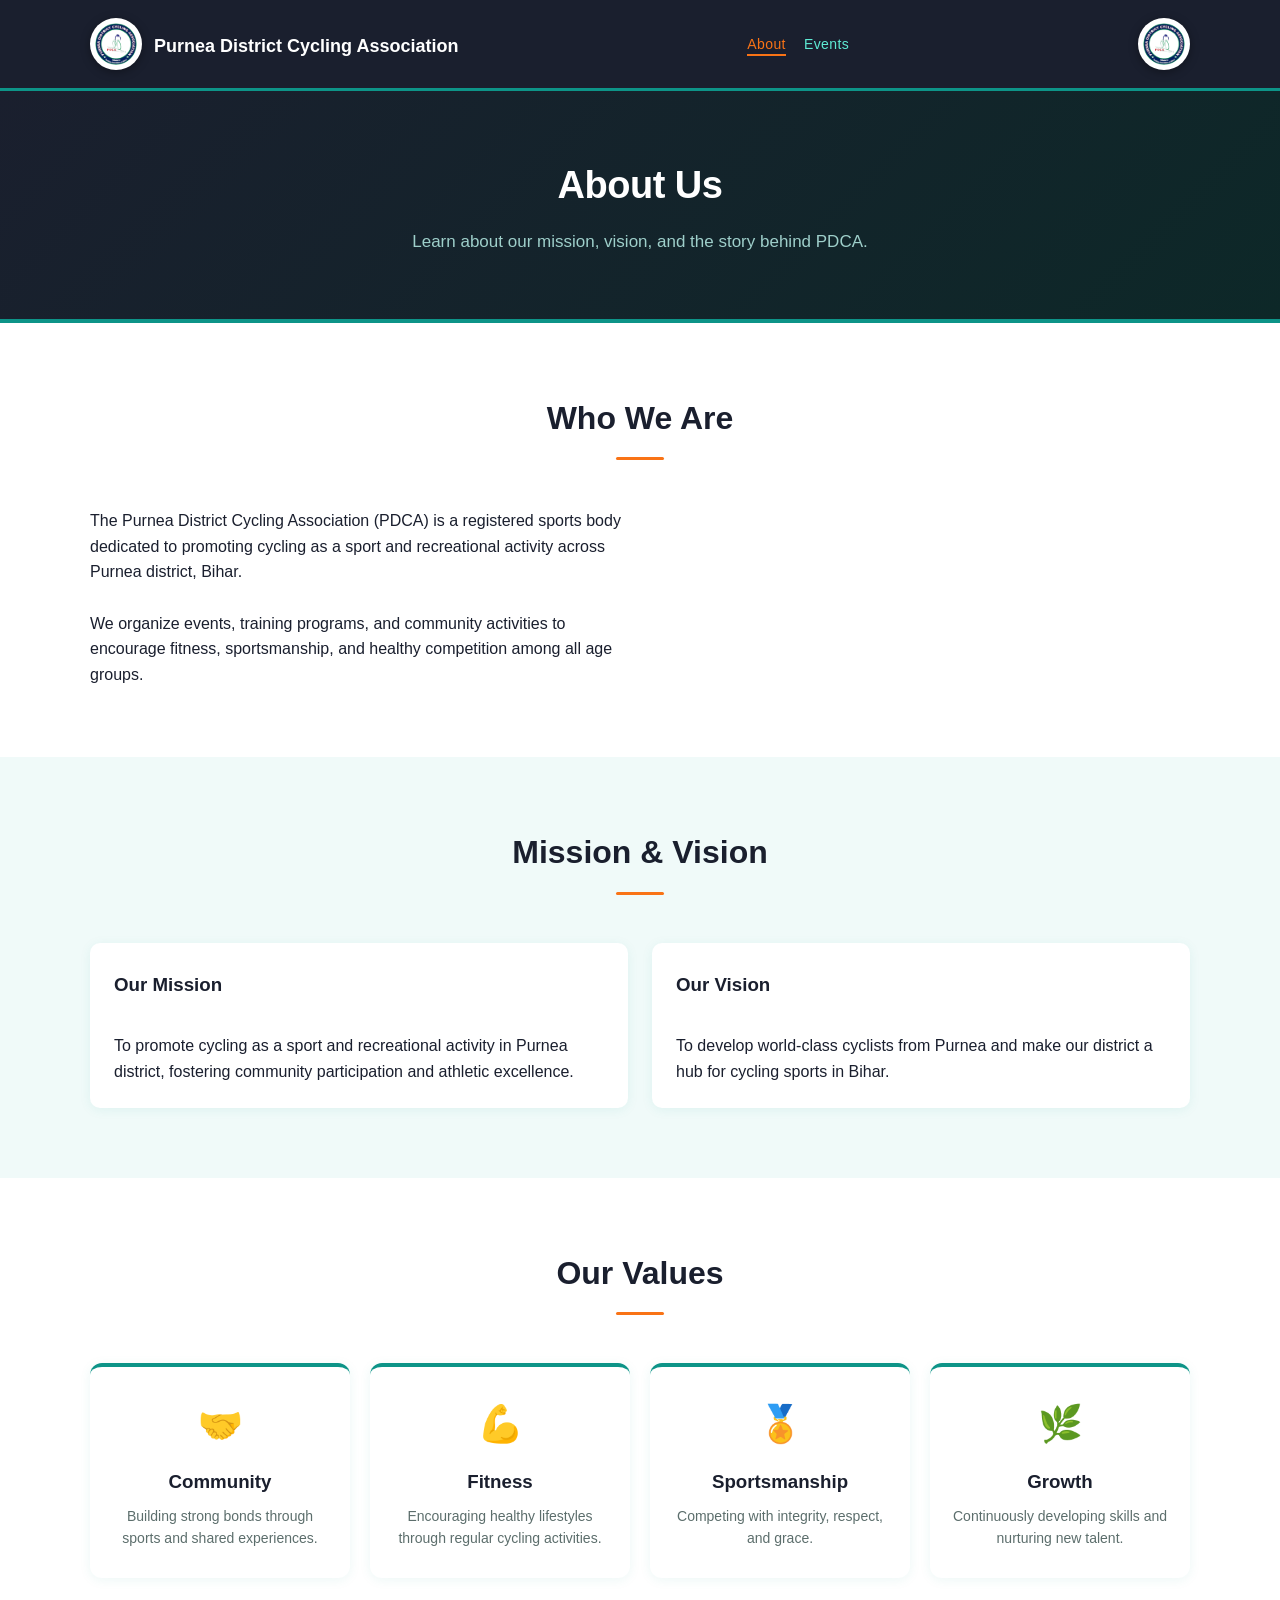
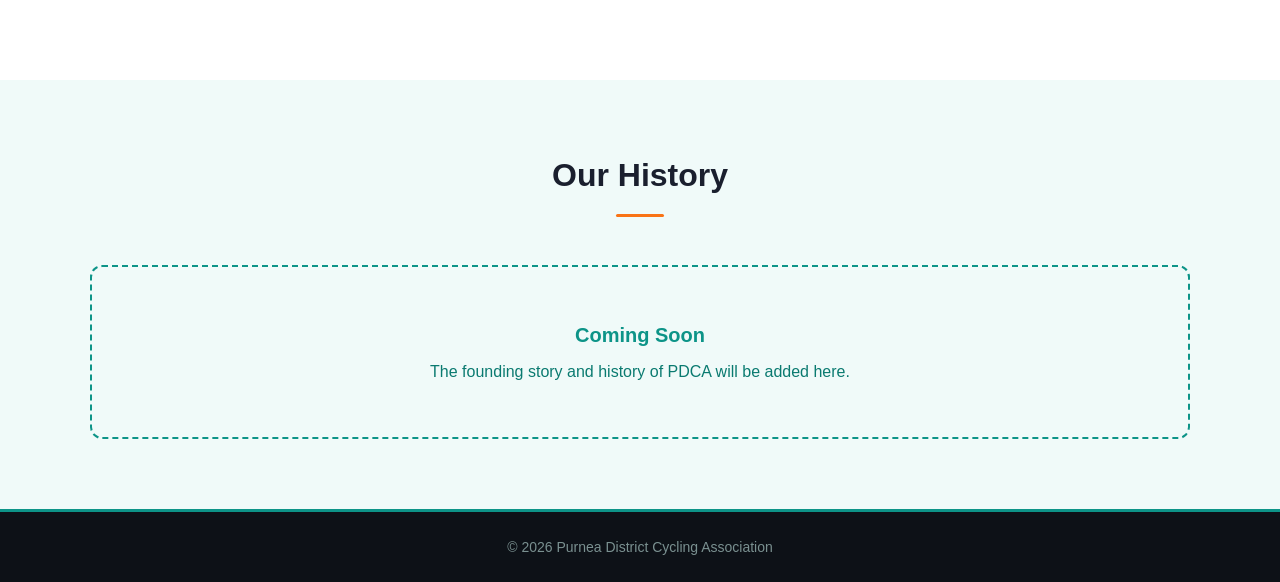
<file: about.html>
<!DOCTYPE html>
<html lang="en">

<head>
  <meta charset="UTF-8">
  <meta name="viewport" content="width=device-width, initial-scale=1.0">
  <title>About &mdash; Purnea District Cycling Association</title>
  <link rel="stylesheet" href="style.css">
</head>

<body>

  <header>
    <nav>
      <div class="nav-brand">
        <img src="images/icons/PDCA_LOGO.png" alt="PDCA" class="nav-logo">
        <h1><a href="index.html">Purnea District Cycling Association</a></h1>
      </div>
      <ul>
        <li><a href="about.html">About</a></li>
        <li><a href="events.html">Events</a></li>
        <li><a href="news.html">In the News</a></li>
        <li><a href="team.html">Team</a></li>
        <li><a href="achievements.html">Achievements</a></li>
      </ul>
      <img src="images/icons/PDCA_LOGO.png" alt="PDCA" class="nav-logo nav-logo-right">
    </nav>
  </header>

  <div class="page-hero">
    <h2>About Us</h2>
    <p>Learn about our mission, vision, and the story behind PDCA.</p>
  </div>

  <!-- WHO WE ARE -->
  <section>
    <div class="container">
      <h2 class="section-title">Who We Are</h2>
      <div class="about">
        <div>
          <p>The Purnea District Cycling Association (PDCA) is a registered sports body dedicated to promoting cycling as a sport and recreational activity across Purnea district, Bihar.</p>
          <br>
          <p>We organize events, training programs, and community activities to encourage fitness, sportsmanship, and healthy competition among all age groups.</p>
        </div>
      </div>
    </div>
  </section>

  <!-- MISSION & VISION -->
  <section class="section-alt">
    <div class="container">
      <h2 class="section-title">Mission &amp; Vision</h2>
      <div class="cards">

        <div class="card">
          <h3>Our Mission</h3>
          <br>
          <p>To promote cycling as a sport and recreational activity in Purnea district, fostering community participation and athletic excellence.</p>
        </div>

        <div class="card">
          <h3>Our Vision</h3>
          <br>
          <p>To develop world-class cyclists from Purnea and make our district a hub for cycling sports in Bihar.</p>
        </div>

      </div>
    </div>
  </section>

  <!-- OUR VALUES -->
  <section>
    <div class="container">
      <h2 class="section-title">Our Values</h2>
      <div class="values-grid">

        <div class="value-card">
          <div class="value-icon">&#129309;</div>
          <h3>Community</h3>
          <p>Building strong bonds through sports and shared experiences.</p>
        </div>

        <div class="value-card">
          <div class="value-icon">&#128170;</div>
          <h3>Fitness</h3>
          <p>Encouraging healthy lifestyles through regular cycling activities.</p>
        </div>

        <div class="value-card">
          <div class="value-icon">&#127941;</div>
          <h3>Sportsmanship</h3>
          <p>Competing with integrity, respect, and grace.</p>
        </div>

        <div class="value-card">
          <div class="value-icon">&#127807;</div>
          <h3>Growth</h3>
          <p>Continuously developing skills and nurturing new talent.</p>
        </div>

      </div>
    </div>
  </section>

  <!-- HISTORY -->
  <section class="section-alt">
    <div class="container">
      <h2 class="section-title">Our History</h2>
      <div class="placeholder">
        <h3>Coming Soon</h3>
        <p>The founding story and history of PDCA will be added here.</p>
      </div>
    </div>
  </section>

  <footer>
    &copy; 2026 Purnea District Cycling Association
  </footer>

  <script src="sections.js"></script>
  <script src="script.js"></script>

</body>
</html>
</file>
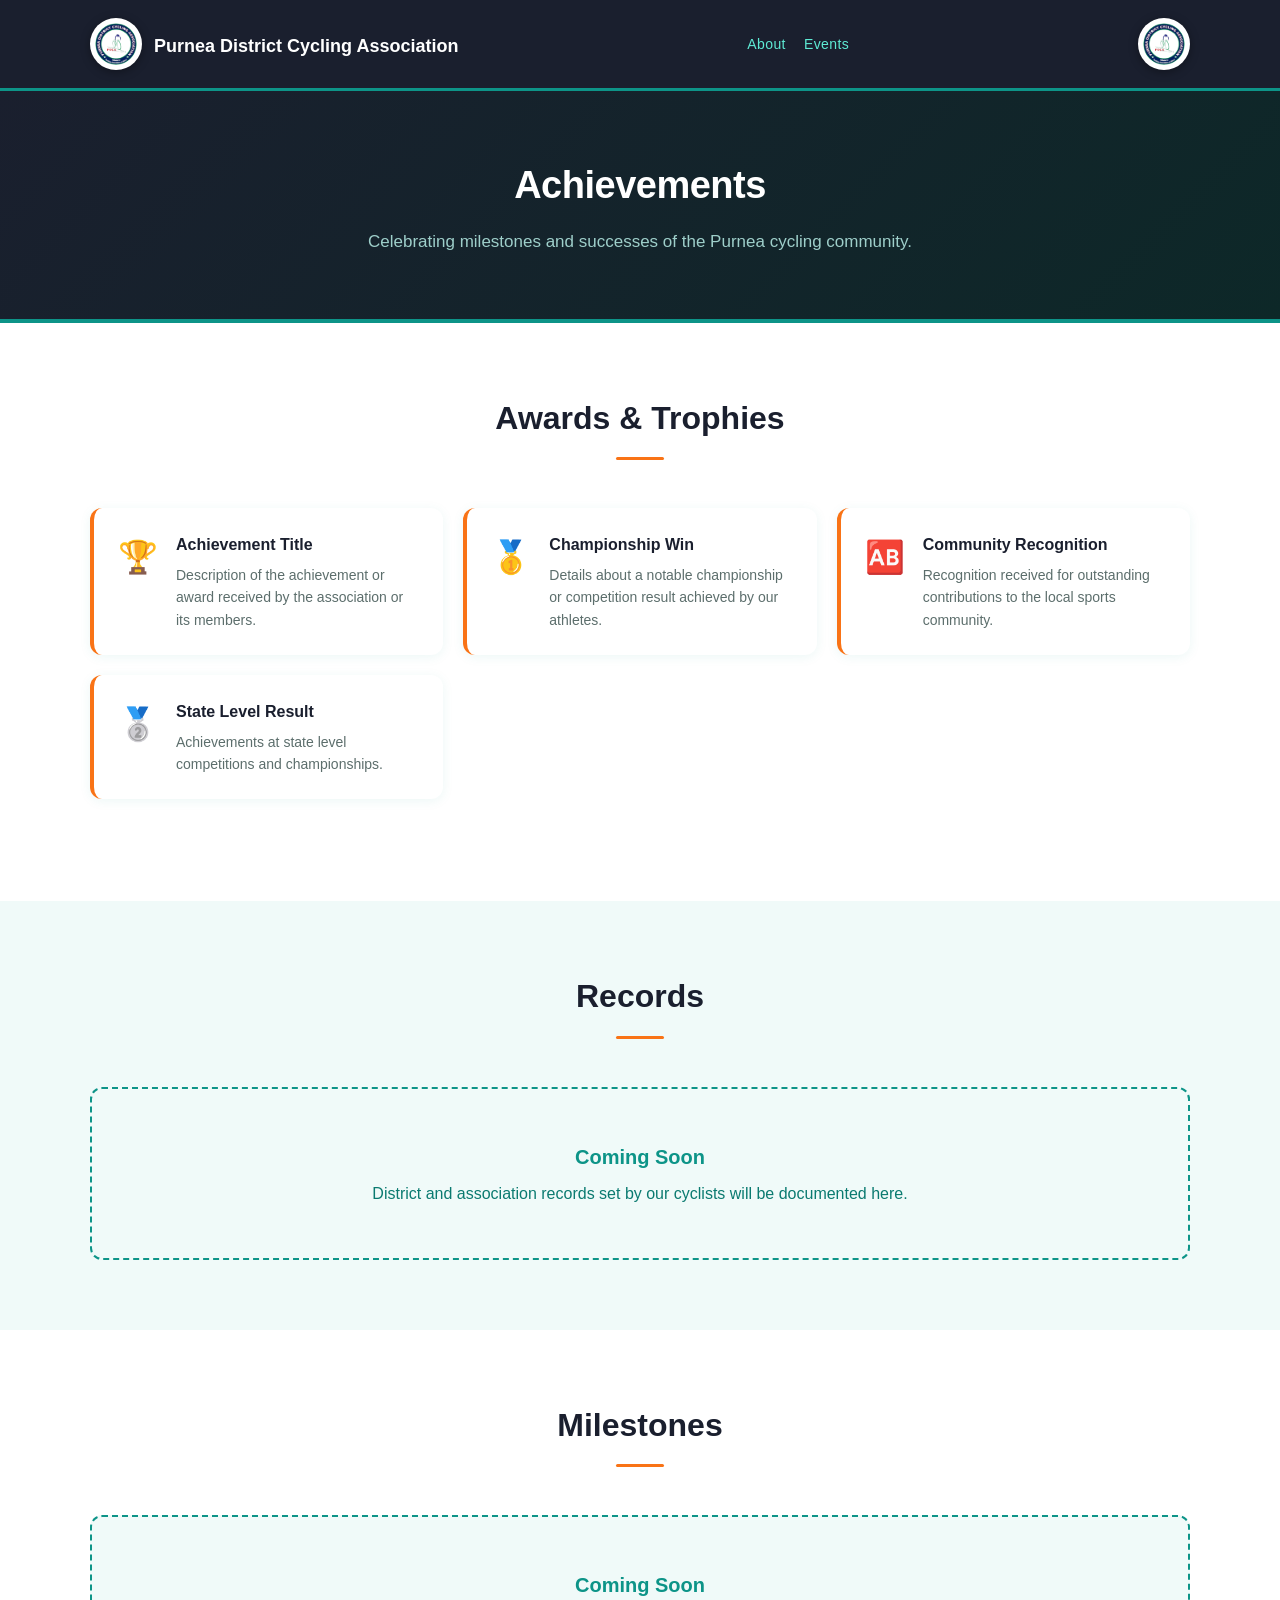
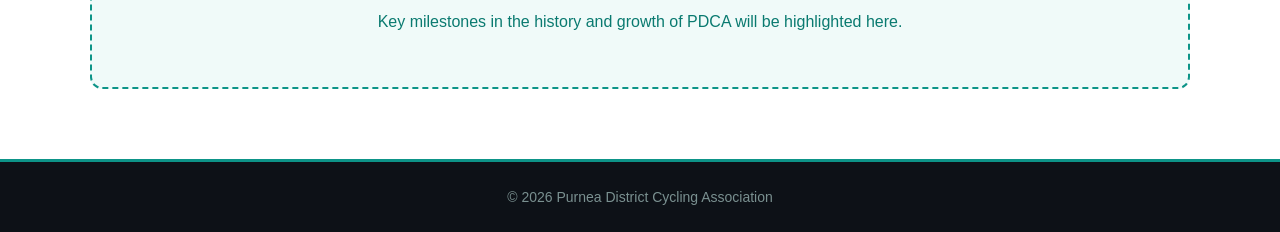
<file: achievements.html>
<!DOCTYPE html>
<html lang="en">

<head>
  <meta charset="UTF-8">
  <meta name="viewport" content="width=device-width, initial-scale=1.0">
  <title>Achievements &mdash; Purnea District Cycling Association</title>
  <link rel="stylesheet" href="style.css">
</head>

<body>

  <header>
    <nav>
      <div class="nav-brand">
        <img src="images/icons/PDCA_LOGO.png" alt="PDCA" class="nav-logo">
        <h1><a href="index.html">Purnea District Cycling Association</a></h1>
      </div>
      <ul>
        <li><a href="about.html">About</a></li>
        <li><a href="events.html">Events</a></li>
        <li><a href="news.html">In the News</a></li>
        <li><a href="team.html">Team</a></li>
        <li><a href="achievements.html">Achievements</a></li>
      </ul>
      <img src="images/icons/PDCA_LOGO.png" alt="PDCA" class="nav-logo nav-logo-right">
    </nav>
  </header>

  <div class="page-hero">
    <h2>Achievements</h2>
    <p>Celebrating milestones and successes of the Purnea cycling community.</p>
  </div>

  <!-- AWARDS & TROPHIES -->
  <section>
    <div class="container">
      <h2 class="section-title">Awards &amp; Trophies</h2>
      <div class="achievement-list">

        <div class="achievement-item">
          <span class="achievement-icon">&#127942;</span>
          <div>
            <h3>Achievement Title</h3>
            <p>Description of the achievement or award received by the association or its members.</p>
          </div>
        </div>

        <div class="achievement-item">
          <span class="achievement-icon">&#129351;</span>
          <div>
            <h3>Championship Win</h3>
            <p>Details about a notable championship or competition result achieved by our athletes.</p>
          </div>
        </div>

        <div class="achievement-item">
          <span class="achievement-icon">&#127374;</span>
          <div>
            <h3>Community Recognition</h3>
            <p>Recognition received for outstanding contributions to the local sports community.</p>
          </div>
        </div>

        <div class="achievement-item">
          <span class="achievement-icon">&#129352;</span>
          <div>
            <h3>State Level Result</h3>
            <p>Achievements at state level competitions and championships.</p>
          </div>
        </div>

      </div>
    </div>
  </section>

  <!-- RECORDS -->
  <section class="section-alt">
    <div class="container">
      <h2 class="section-title">Records</h2>
      <div class="placeholder">
        <h3>Coming Soon</h3>
        <p>District and association records set by our cyclists will be documented here.</p>
      </div>
    </div>
  </section>

  <!-- MILESTONES -->
  <section>
    <div class="container">
      <h2 class="section-title">Milestones</h2>
      <div class="placeholder">
        <h3>Coming Soon</h3>
        <p>Key milestones in the history and growth of PDCA will be highlighted here.</p>
      </div>
    </div>
  </section>

  <footer>
    &copy; 2026 Purnea District Cycling Association
  </footer>

  <script src="sections.js"></script>
  <script src="script.js"></script>

</body>
</html>
</file>
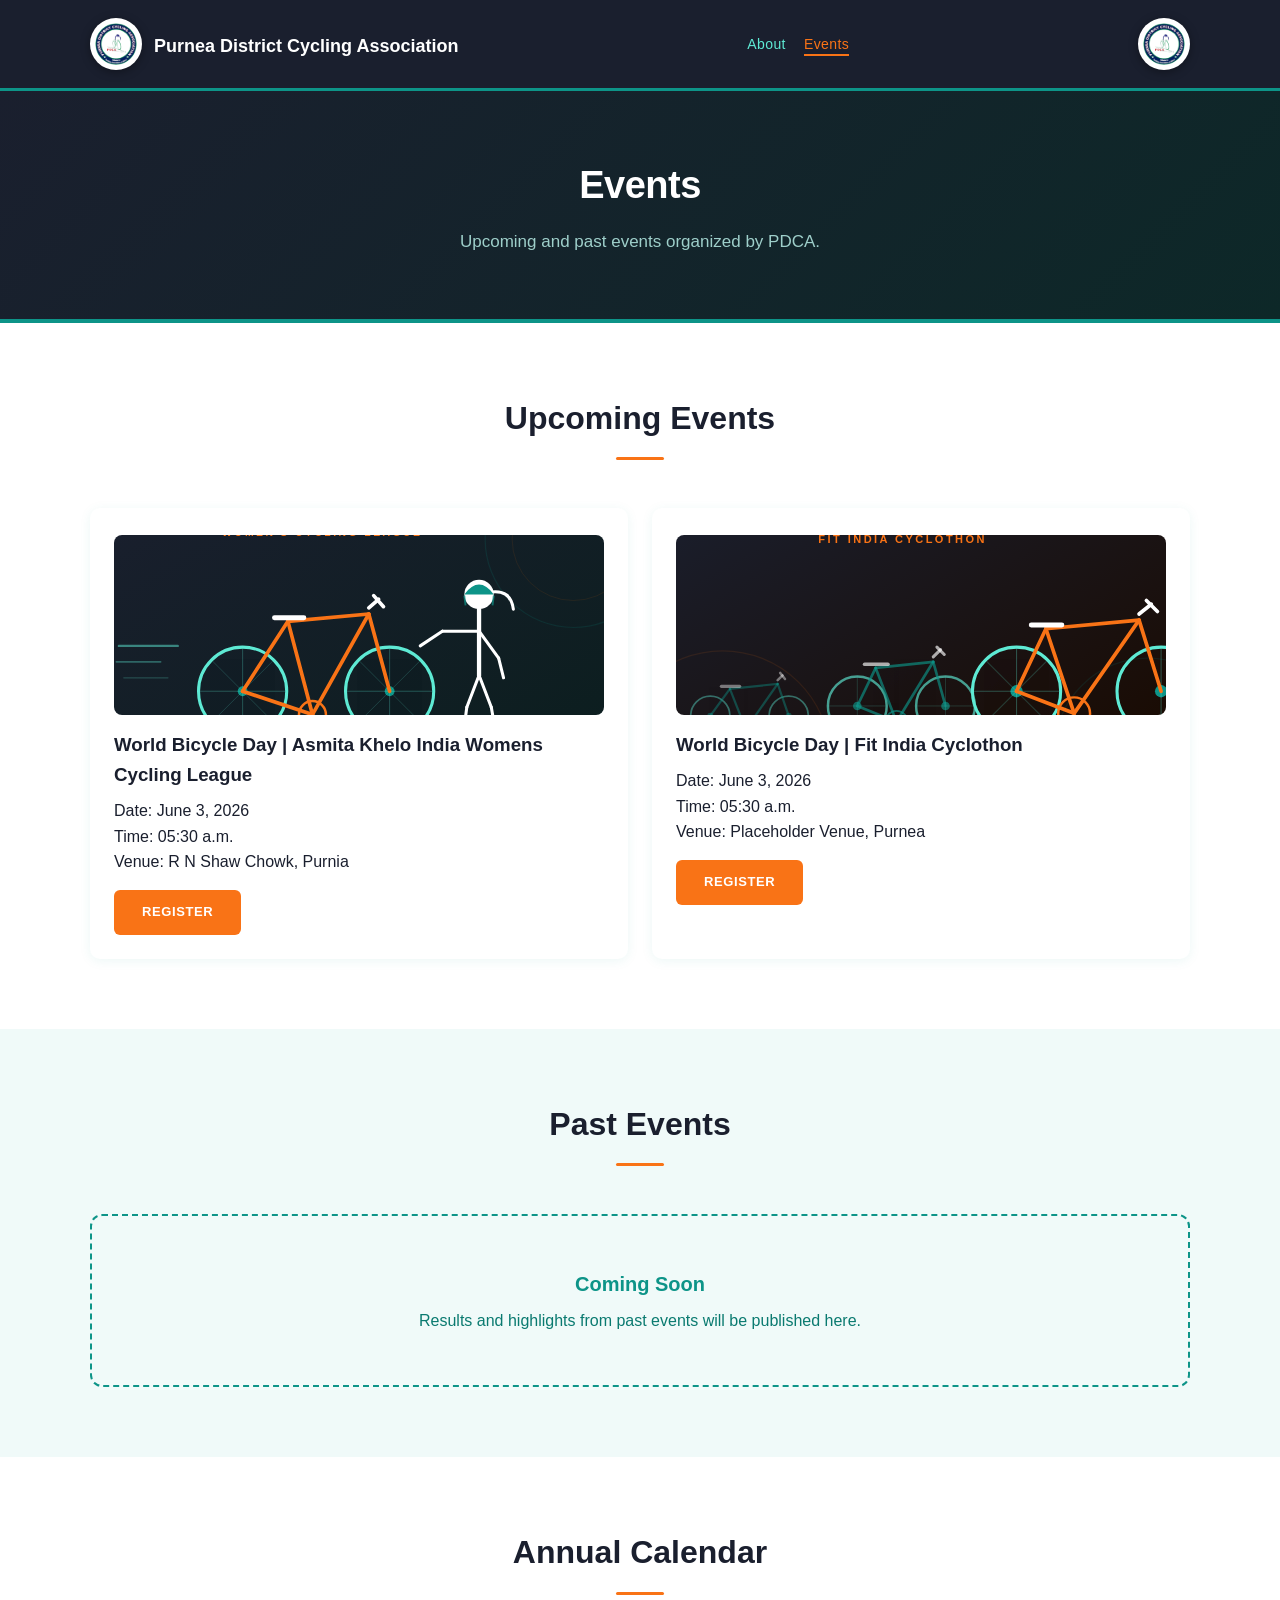
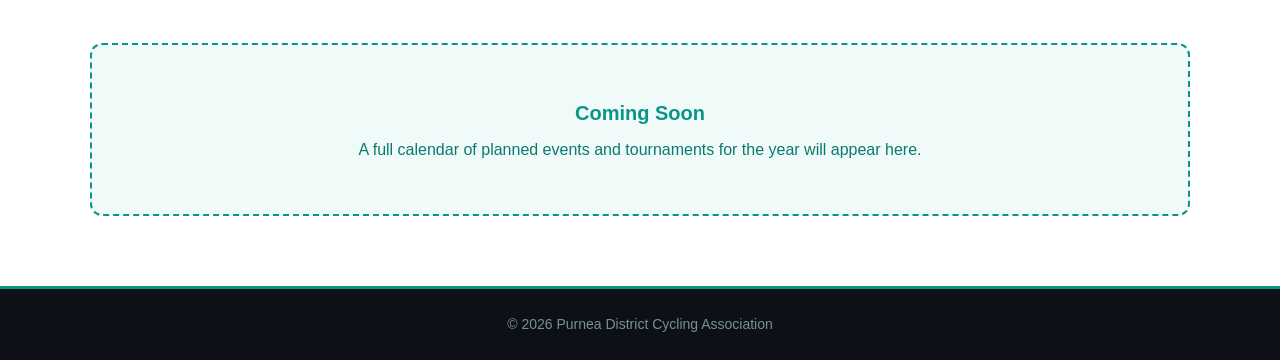
<file: events.html>
<!DOCTYPE html>
<html lang="en">

<head>
  <meta charset="UTF-8">
  <meta name="viewport" content="width=device-width, initial-scale=1.0">
  <title>Events &mdash; Purnea District Cycling Association</title>
  <link rel="stylesheet" href="style.css">
</head>

<body>

  <header>
    <nav>
      <div class="nav-brand">
        <img src="images/icons/PDCA_LOGO.png" alt="PDCA" class="nav-logo">
        <h1><a href="index.html">Purnea District Cycling Association</a></h1>
      </div>
      <ul>
        <li><a href="about.html">About</a></li>
        <li><a href="events.html">Events</a></li>
        <li><a href="news.html">In the News</a></li>
        <li><a href="team.html">Team</a></li>
        <li><a href="achievements.html">Achievements</a></li>
      </ul>
      <img src="images/icons/PDCA_LOGO.png" alt="PDCA" class="nav-logo nav-logo-right">
    </nav>
  </header>

  <div class="page-hero">
    <h2>Events</h2>
    <p>Upcoming and past events organized by PDCA.</p>
  </div>

  <!-- UPCOMING EVENTS -->
  <section>
    <div class="container">
      <h2 class="section-title">Upcoming Events</h2>
      <div class="cards" id="upcoming-events-grid"></div>
    </div>
  </section>

  <!-- PAST EVENTS -->
  <section class="section-alt">
    <div class="container">
      <h2 class="section-title">Past Events</h2>
      <div class="placeholder">
        <h3>Coming Soon</h3>
        <p>Results and highlights from past events will be published here.</p>
      </div>
    </div>
  </section>

  <!-- CALENDAR -->
  <section>
    <div class="container">
      <h2 class="section-title">Annual Calendar</h2>
      <div class="placeholder">
        <h3>Coming Soon</h3>
        <p>A full calendar of planned events and tournaments for the year will appear here.</p>
      </div>
    </div>
  </section>

  <footer>
    &copy; 2026 Purnea District Cycling Association
  </footer>

  <script src="sections.js"></script>
  <script src="events-data.js"></script>
  <script src="script.js"></script>

</body>
</html>
</file>
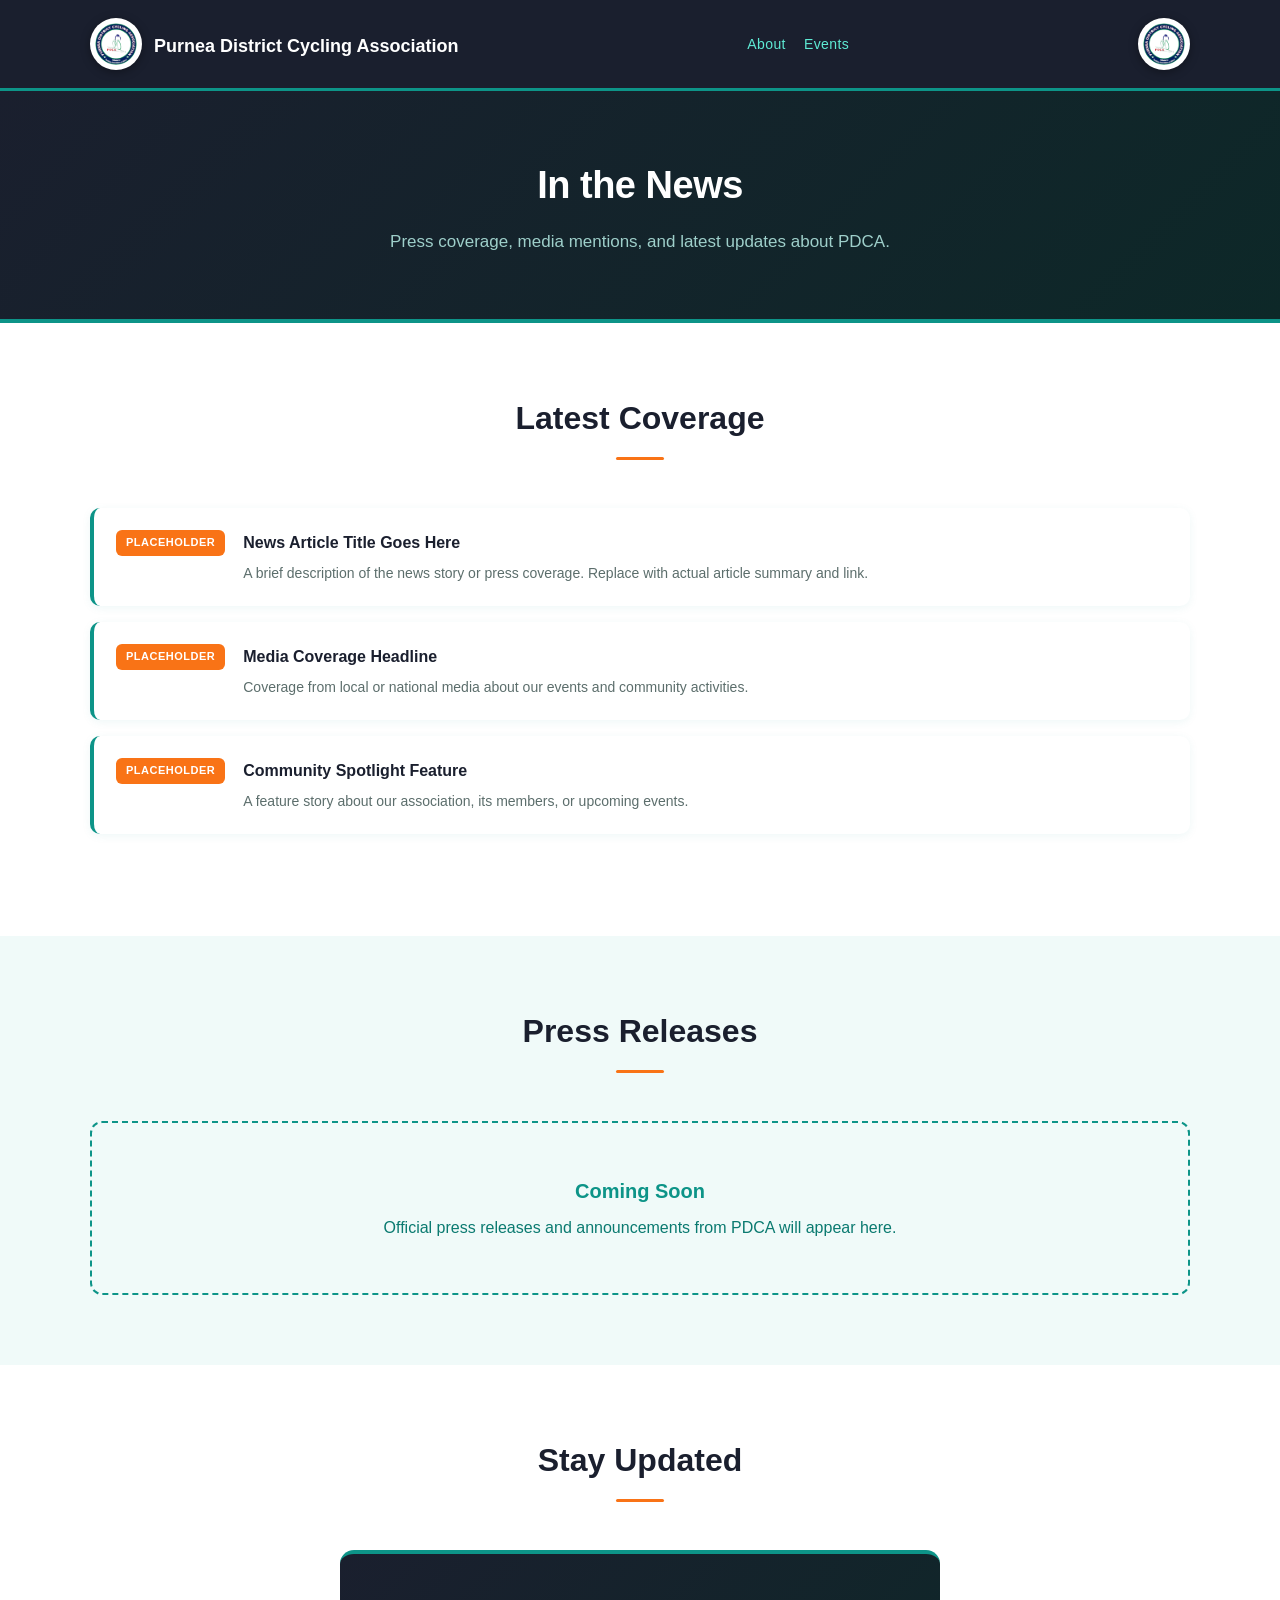
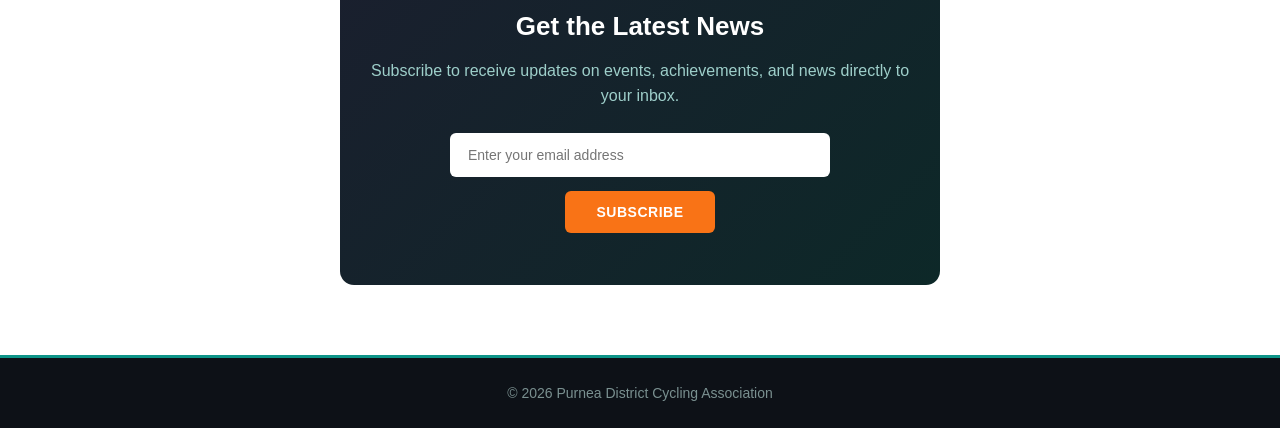
<file: news.html>
<!DOCTYPE html>
<html lang="en">

<head>
  <meta charset="UTF-8">
  <meta name="viewport" content="width=device-width, initial-scale=1.0">
  <title>In the News &mdash; Purnea District Cycling Association</title>
  <link rel="stylesheet" href="style.css">
</head>

<body>

  <header>
    <nav>
      <div class="nav-brand">
        <img src="images/icons/PDCA_LOGO.png" alt="PDCA" class="nav-logo">
        <h1><a href="index.html">Purnea District Cycling Association</a></h1>
      </div>
      <ul>
        <li><a href="about.html">About</a></li>
        <li><a href="events.html">Events</a></li>
        <li><a href="news.html">In the News</a></li>
        <li><a href="team.html">Team</a></li>
        <li><a href="achievements.html">Achievements</a></li>
      </ul>
      <img src="images/icons/PDCA_LOGO.png" alt="PDCA" class="nav-logo nav-logo-right">
    </nav>
  </header>

  <div class="page-hero">
    <h2>In the News</h2>
    <p>Press coverage, media mentions, and latest updates about PDCA.</p>
  </div>

  <!-- LATEST COVERAGE -->
  <section>
    <div class="container">
      <h2 class="section-title">Latest Coverage</h2>
      <div class="news-list">

        <div class="news-item">
          <span class="news-badge">Placeholder</span>
          <div>
            <h3>News Article Title Goes Here</h3>
            <p>A brief description of the news story or press coverage. Replace with actual article summary and link.</p>
          </div>
        </div>

        <div class="news-item">
          <span class="news-badge">Placeholder</span>
          <div>
            <h3>Media Coverage Headline</h3>
            <p>Coverage from local or national media about our events and community activities.</p>
          </div>
        </div>

        <div class="news-item">
          <span class="news-badge">Placeholder</span>
          <div>
            <h3>Community Spotlight Feature</h3>
            <p>A feature story about our association, its members, or upcoming events.</p>
          </div>
        </div>

      </div>
    </div>
  </section>

  <!-- PRESS RELEASES -->
  <section class="section-alt">
    <div class="container">
      <h2 class="section-title">Press Releases</h2>
      <div class="placeholder">
        <h3>Coming Soon</h3>
        <p>Official press releases and announcements from PDCA will appear here.</p>
      </div>
    </div>
  </section>

  <!-- SUBSCRIBE -->
  <section>
    <div class="container">
      <h2 class="section-title">Stay Updated</h2>
      <div class="subscribe-box">
        <h3>Get the Latest News</h3>
        <p>Subscribe to receive updates on events, achievements, and news directly to your inbox.</p>
        <input type="email" placeholder="Enter your email address">
        <button id="subscribeBtn">Subscribe</button>
      </div>
    </div>
  </section>

  <footer>
    &copy; 2026 Purnea District Cycling Association
  </footer>

  <script src="sections.js"></script>
  <script src="script.js"></script>

</body>
</html>
</file>
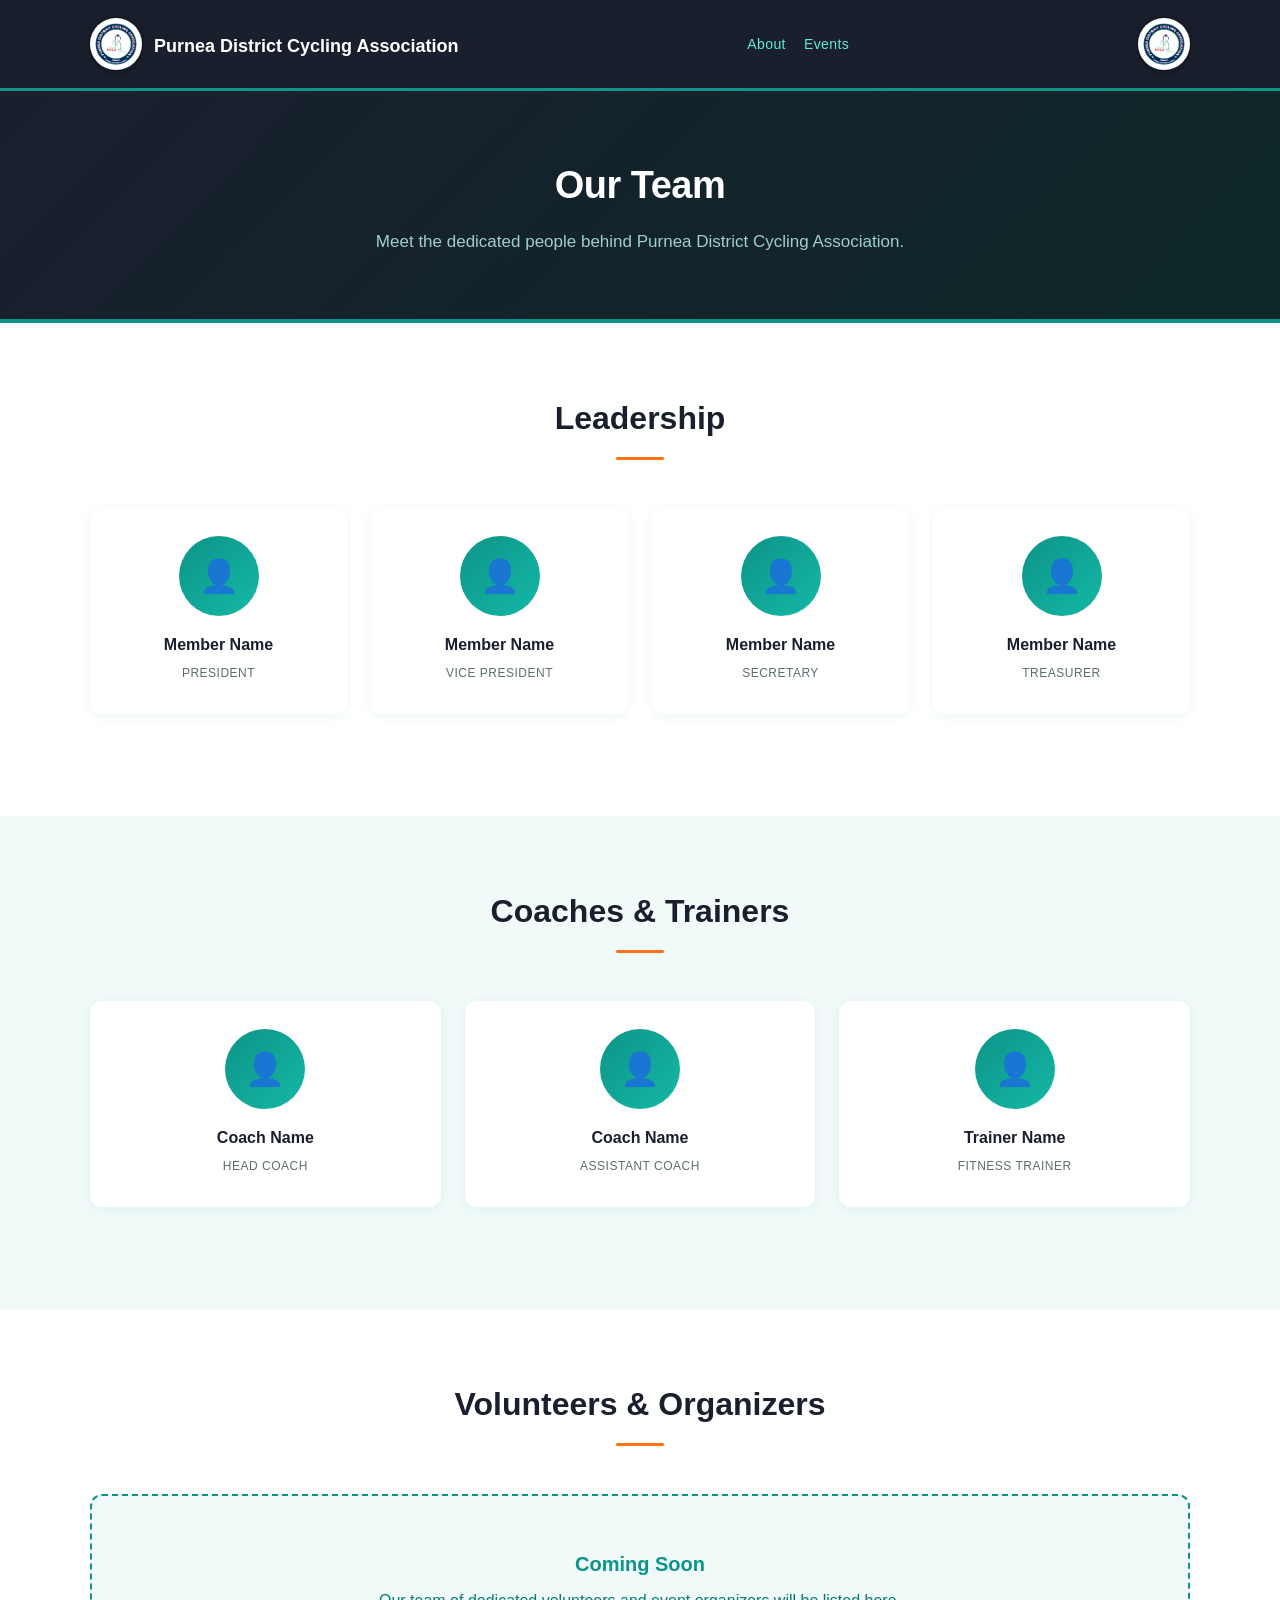
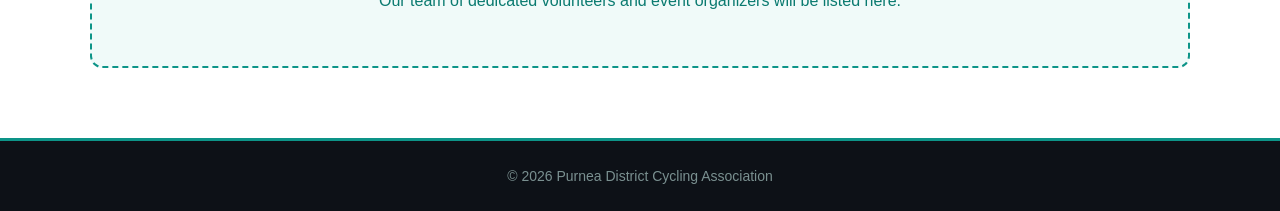
<file: team.html>
<!DOCTYPE html>
<html lang="en">

<head>
  <meta charset="UTF-8">
  <meta name="viewport" content="width=device-width, initial-scale=1.0">
  <title>Team &mdash; Purnea District Cycling Association</title>
  <link rel="stylesheet" href="style.css">
</head>

<body>

  <header>
    <nav>
      <div class="nav-brand">
        <img src="images/icons/PDCA_LOGO.png" alt="PDCA" class="nav-logo">
        <h1><a href="index.html">Purnea District Cycling Association</a></h1>
      </div>
      <ul>
        <li><a href="about.html">About</a></li>
        <li><a href="events.html">Events</a></li>
        <li><a href="news.html">In the News</a></li>
        <li><a href="team.html">Team</a></li>
        <li><a href="achievements.html">Achievements</a></li>
      </ul>
      <img src="images/icons/PDCA_LOGO.png" alt="PDCA" class="nav-logo nav-logo-right">
    </nav>
  </header>

  <div class="page-hero">
    <h2>Our Team</h2>
    <p>Meet the dedicated people behind Purnea District Cycling Association.</p>
  </div>

  <!-- LEADERSHIP -->
  <section>
    <div class="container">
      <h2 class="section-title">Leadership</h2>
      <div class="team-cards">

        <div class="team-card">
          <div class="team-avatar">&#128100;</div>
          <h3>Member Name</h3>
          <p>President</p>
        </div>

        <div class="team-card">
          <div class="team-avatar">&#128100;</div>
          <h3>Member Name</h3>
          <p>Vice President</p>
        </div>

        <div class="team-card">
          <div class="team-avatar">&#128100;</div>
          <h3>Member Name</h3>
          <p>Secretary</p>
        </div>

        <div class="team-card">
          <div class="team-avatar">&#128100;</div>
          <h3>Member Name</h3>
          <p>Treasurer</p>
        </div>

      </div>
    </div>
  </section>

  <!-- COACHES -->
  <section class="section-alt">
    <div class="container">
      <h2 class="section-title">Coaches &amp; Trainers</h2>
      <div class="team-cards">

        <div class="team-card">
          <div class="team-avatar">&#128100;</div>
          <h3>Coach Name</h3>
          <p>Head Coach</p>
        </div>

        <div class="team-card">
          <div class="team-avatar">&#128100;</div>
          <h3>Coach Name</h3>
          <p>Assistant Coach</p>
        </div>

        <div class="team-card">
          <div class="team-avatar">&#128100;</div>
          <h3>Trainer Name</h3>
          <p>Fitness Trainer</p>
        </div>

      </div>
    </div>
  </section>

  <!-- VOLUNTEERS -->
  <section>
    <div class="container">
      <h2 class="section-title">Volunteers &amp; Organizers</h2>
      <div class="placeholder">
        <h3>Coming Soon</h3>
        <p>Our team of dedicated volunteers and event organizers will be listed here.</p>
      </div>
    </div>
  </section>

  <footer>
    &copy; 2026 Purnea District Cycling Association
  </footer>

  <script src="sections.js"></script>
  <script src="script.js"></script>

</body>
</html>
</file>
<file: style.css>
:root {
  --dark:         #1a1f2e;
  --dark-deep:    #0d1117;
  --teal:         #0d9488;
  --teal-hover:   #0a7a70;
  --teal-light:   #f0faf9;
  --orange:       #f97316;
  --orange-hover: #ea6c0a;
  --white:        #ffffff;
  --grey-light:   #f4f7f6;
  --text:         #1a1f2e;
  --text-muted:   #5c6e6c;
}

* {
  margin: 0;
  padding: 0;
  box-sizing: border-box;
  font-family: Arial, sans-serif;
}

body {
  background: var(--grey-light);
  color: var(--text);
  line-height: 1.6;
}

/* ── HEADER ─────────────────────────────────────── */

header {
  background: var(--dark);
  color: white;
  padding: 18px 20px;
  position: sticky;
  top: 0;
  z-index: 100;
  border-bottom: 3px solid var(--teal);
}

nav {
  max-width: 1100px;
  margin: auto;
  display: flex;
  justify-content: space-between;
  align-items: center;
}

nav ul {
  list-style: none;
  display: flex;
  gap: 18px;
  flex-wrap: wrap;
}

nav a {
  text-decoration: none;
}

nav ul a {
  color: #5eead4;
  font-size: 14px;
  letter-spacing: 0.4px;
  transition: color 0.2s;
}

nav ul a:hover {
  color: white;
}

nav h1 a {
  color: white;
  font-size: 18px;
}

.nav-brand {
  display: flex;
  align-items: center;
  gap: 12px;
}

.nav-logo {
  height: 52px;
  width: 52px;
  object-fit: contain;
  border-radius: 50%;
  background: white;
  padding: 5px;
  box-shadow: 0 2px 10px rgba(0, 0, 0, 0.35);
  flex-shrink: 0;
}

nav ul a.active {
  color: var(--orange);
  border-bottom: 2px solid var(--orange);
  padding-bottom: 2px;
}

/* ── HERO ────────────────────────────────────────── */

.hero {
  position: relative;
  min-height: 70vh;
  background: url('images/banner.jpg') center/cover no-repeat;
  display: flex;
  justify-content: center;
  align-items: center;
  text-align: center;
  padding: 20px;
}

.overlay {
  position: absolute;
  inset: 0;
  background: linear-gradient(160deg, rgba(13,148,136,0.45) 0%, rgba(15,20,40,0.75) 100%);
}

.hero-content {
  position: relative;
  color: white;
  max-width: 700px;
}

.hero h2 {
  font-size: 44px;
  margin-bottom: 15px;
  letter-spacing: -0.5px;
}

.hero p {
  margin-bottom: 25px;
  font-size: 18px;
  color: #cde8e6;
}

/* ── BUTTONS ─────────────────────────────────────── */

.btn {
  display: inline-block;
  background: var(--orange);
  color: white;
  padding: 12px 28px;
  border-radius: 6px;
  text-decoration: none;
  margin-top: 15px;
  font-weight: 700;
  font-size: 13px;
  letter-spacing: 0.6px;
  text-transform: uppercase;
  transition: background 0.2s ease, transform 0.15s ease;
}

.btn:hover {
  background: var(--orange-hover);
  transform: translateY(-2px);
}

/* ── SECTIONS ────────────────────────────────────── */

section {
  padding: 70px 20px;
  background: var(--white);
}

.section-alt {
  background: var(--teal-light);
}

/* Section visibility control — edit data-show in index.html */
[data-show="false"] {
  display: none;
}

.container {
  max-width: 1100px;
  margin: auto;
}

.section-title {
  text-align: center;
  margin-bottom: 48px;
  font-size: 32px;
  color: var(--dark);
  position: relative;
  padding-bottom: 16px;
}

.section-title::after {
  content: '';
  position: absolute;
  bottom: 0;
  left: 50%;
  transform: translateX(-50%);
  width: 48px;
  height: 3px;
  background: var(--orange);
  border-radius: 2px;
}

.section-center {
  text-align: center;
  margin-top: 36px;
}

/* ── PAGE HERO (sub-pages) ───────────────────────── */

.page-hero {
  background: linear-gradient(135deg, var(--dark) 0%, #0d2828 100%);
  color: white;
  padding: 64px 20px;
  text-align: center;
  border-bottom: 4px solid var(--teal);
}

.page-hero h2 {
  font-size: 38px;
  margin-bottom: 12px;
  letter-spacing: -0.5px;
}

.page-hero p {
  font-size: 17px;
  color: #9ecfca;
  max-width: 600px;
  margin: 0 auto;
}

/* ── ABOUT GRID ──────────────────────────────────── */

.about {
  display: grid;
  grid-template-columns: 1fr 1fr;
  gap: 36px;
  align-items: center;
}

.about img {
  width: 100%;
  border-radius: 10px;
  box-shadow: 0 8px 24px rgba(13, 148, 136, 0.15);
}

/* ── CARDS ───────────────────────────────────────── */

.cards {
  display: grid;
  grid-template-columns: repeat(auto-fit, minmax(250px, 1fr));
  gap: 24px;
}

.card {
  background: white;
  padding: 24px;
  border-radius: 10px;
  box-shadow: 0 2px 12px rgba(13, 148, 136, 0.08);
  border-top: 3px solid transparent;
  transition: border-color 0.2s, transform 0.2s, box-shadow 0.2s;
}

.card:hover {
  border-top-color: var(--teal);
  transform: translateY(-4px);
  box-shadow: 0 10px 28px rgba(13, 148, 136, 0.15);
}

.card img {
  width: 100%;
  height: 180px;
  object-fit: cover;
  border-radius: 8px;
  margin-bottom: 15px;
  display: block;
}

.card h3 {
  margin-bottom: 8px;
  color: var(--dark);
}

/* ── PLACEHOLDER ─────────────────────────────────── */

.placeholder {
  background: var(--teal-light);
  border: 2px dashed var(--teal);
  border-radius: 12px;
  padding: 52px 24px;
  text-align: center;
  color: var(--teal-hover);
}

.placeholder h3 {
  margin-bottom: 8px;
  font-size: 20px;
  color: var(--teal);
}

/* ── TEAM ────────────────────────────────────────── */

.team-cards {
  display: grid;
  grid-template-columns: repeat(auto-fit, minmax(200px, 1fr));
  gap: 24px;
  margin-bottom: 32px;
}

.team-card {
  background: white;
  border-radius: 12px;
  padding: 28px 16px;
  text-align: center;
  box-shadow: 0 2px 12px rgba(13, 148, 136, 0.08);
  border-bottom: 3px solid transparent;
  transition: border-color 0.2s, transform 0.2s;
}

.team-card:hover {
  border-bottom-color: var(--teal);
  transform: translateY(-3px);
}

.team-avatar {
  width: 80px;
  height: 80px;
  border-radius: 50%;
  background: linear-gradient(135deg, var(--teal), #14b8a6);
  margin: 0 auto 16px;
  display: flex;
  align-items: center;
  justify-content: center;
  font-size: 32px;
  color: white;
}

.team-card h3 {
  font-size: 16px;
  margin-bottom: 6px;
  color: var(--dark);
}

.team-card p {
  font-size: 14px;
  color: var(--text-muted);
  text-transform: uppercase;
  letter-spacing: 0.5px;
  font-size: 12px;
}

/* ── NEWS ────────────────────────────────────────── */

.news-list {
  display: flex;
  flex-direction: column;
  gap: 16px;
  margin-bottom: 32px;
}

.news-item {
  background: white;
  border-radius: 10px;
  padding: 22px;
  box-shadow: 0 2px 10px rgba(13, 148, 136, 0.07);
  display: flex;
  gap: 18px;
  align-items: flex-start;
  border-left: 4px solid var(--teal);
  transition: box-shadow 0.2s;
}

.news-item:hover {
  box-shadow: 0 6px 20px rgba(13, 148, 136, 0.14);
}

.news-badge {
  background: var(--orange);
  color: white;
  border-radius: 6px;
  padding: 4px 10px;
  font-size: 11px;
  font-weight: 700;
  letter-spacing: 0.5px;
  text-transform: uppercase;
  white-space: nowrap;
  flex-shrink: 0;
}

.news-item h3 {
  font-size: 16px;
  margin-bottom: 6px;
  color: var(--dark);
}

.news-item p {
  font-size: 14px;
  color: var(--text-muted);
}

/* ── ACHIEVEMENTS ────────────────────────────────── */

.achievement-list {
  display: grid;
  grid-template-columns: repeat(auto-fit, minmax(280px, 1fr));
  gap: 20px;
  margin-bottom: 32px;
}

.achievement-item {
  background: white;
  border-radius: 12px;
  padding: 24px;
  box-shadow: 0 2px 12px rgba(13, 148, 136, 0.08);
  display: flex;
  gap: 18px;
  align-items: flex-start;
  border-left: 4px solid var(--orange);
  transition: transform 0.2s, box-shadow 0.2s;
}

.achievement-item:hover {
  transform: translateY(-3px);
  box-shadow: 0 8px 24px rgba(249, 115, 22, 0.12);
}

.achievement-icon {
  font-size: 32px;
  flex-shrink: 0;
}

.achievement-item h3 {
  font-size: 16px;
  margin-bottom: 6px;
  color: var(--dark);
}

.achievement-item p {
  font-size: 14px;
  color: var(--text-muted);
}

/* ── VALUES (About page) ─────────────────────────── */

.values-grid {
  display: grid;
  grid-template-columns: repeat(auto-fit, minmax(200px, 1fr));
  gap: 20px;
  margin-bottom: 32px;
}

.value-card {
  background: white;
  border-radius: 12px;
  padding: 28px 20px;
  text-align: center;
  box-shadow: 0 2px 12px rgba(13, 148, 136, 0.08);
  border-top: 4px solid var(--teal);
  transition: transform 0.2s;
}

.value-card:hover {
  transform: translateY(-3px);
}

.value-icon {
  font-size: 36px;
  margin-bottom: 14px;
}

.value-card h3 {
  margin-bottom: 8px;
  color: var(--dark);
}

.value-card p {
  font-size: 14px;
  color: var(--text-muted);
}

/* ── SUBSCRIBE BOX (News page) ───────────────────── */

.subscribe-box {
  background: linear-gradient(135deg, var(--dark) 0%, #0d2828 100%);
  color: white;
  text-align: center;
  padding: 52px 28px;
  border-radius: 14px;
  max-width: 600px;
  margin: 0 auto;
  border-top: 4px solid var(--teal);
}

.subscribe-box h3 {
  font-size: 26px;
  margin-bottom: 10px;
}

.subscribe-box p {
  margin-bottom: 24px;
  color: #9ecfca;
}

.subscribe-box input {
  width: 100%;
  max-width: 380px;
  padding: 14px 18px;
  border: none;
  border-radius: 6px;
  font-size: 14px;
}

.subscribe-box button {
  display: block;
  margin: 14px auto 0;
  padding: 13px 32px;
  background: var(--orange);
  color: white;
  border: none;
  border-radius: 6px;
  cursor: pointer;
  font-size: 14px;
  font-weight: 700;
  letter-spacing: 0.5px;
  text-transform: uppercase;
  transition: background 0.2s;
}

.subscribe-box button:hover {
  background: var(--orange-hover);
}

/* ── FOOTER ──────────────────────────────────────── */

footer {
  background: var(--dark-deep);
  color: #7a9090;
  text-align: center;
  padding: 24px 20px;
  font-size: 14px;
  border-top: 3px solid var(--teal);
}

/* ── RESPONSIVE ──────────────────────────────────── */

@media (max-width: 768px) {

  nav {
    flex-direction: column;
    gap: 14px;
    text-align: center;
  }

  .nav-brand {
    flex-direction: column;
    gap: 6px;
  }

  .nav-logo-right {
    display: none;
  }

  nav ul {
    justify-content: center;
    gap: 14px;
  }

  .hero h2 {
    font-size: 30px;
  }

  .about {
    grid-template-columns: 1fr;
  }

  .page-hero h2 {
    font-size: 28px;
  }

}
</file>
